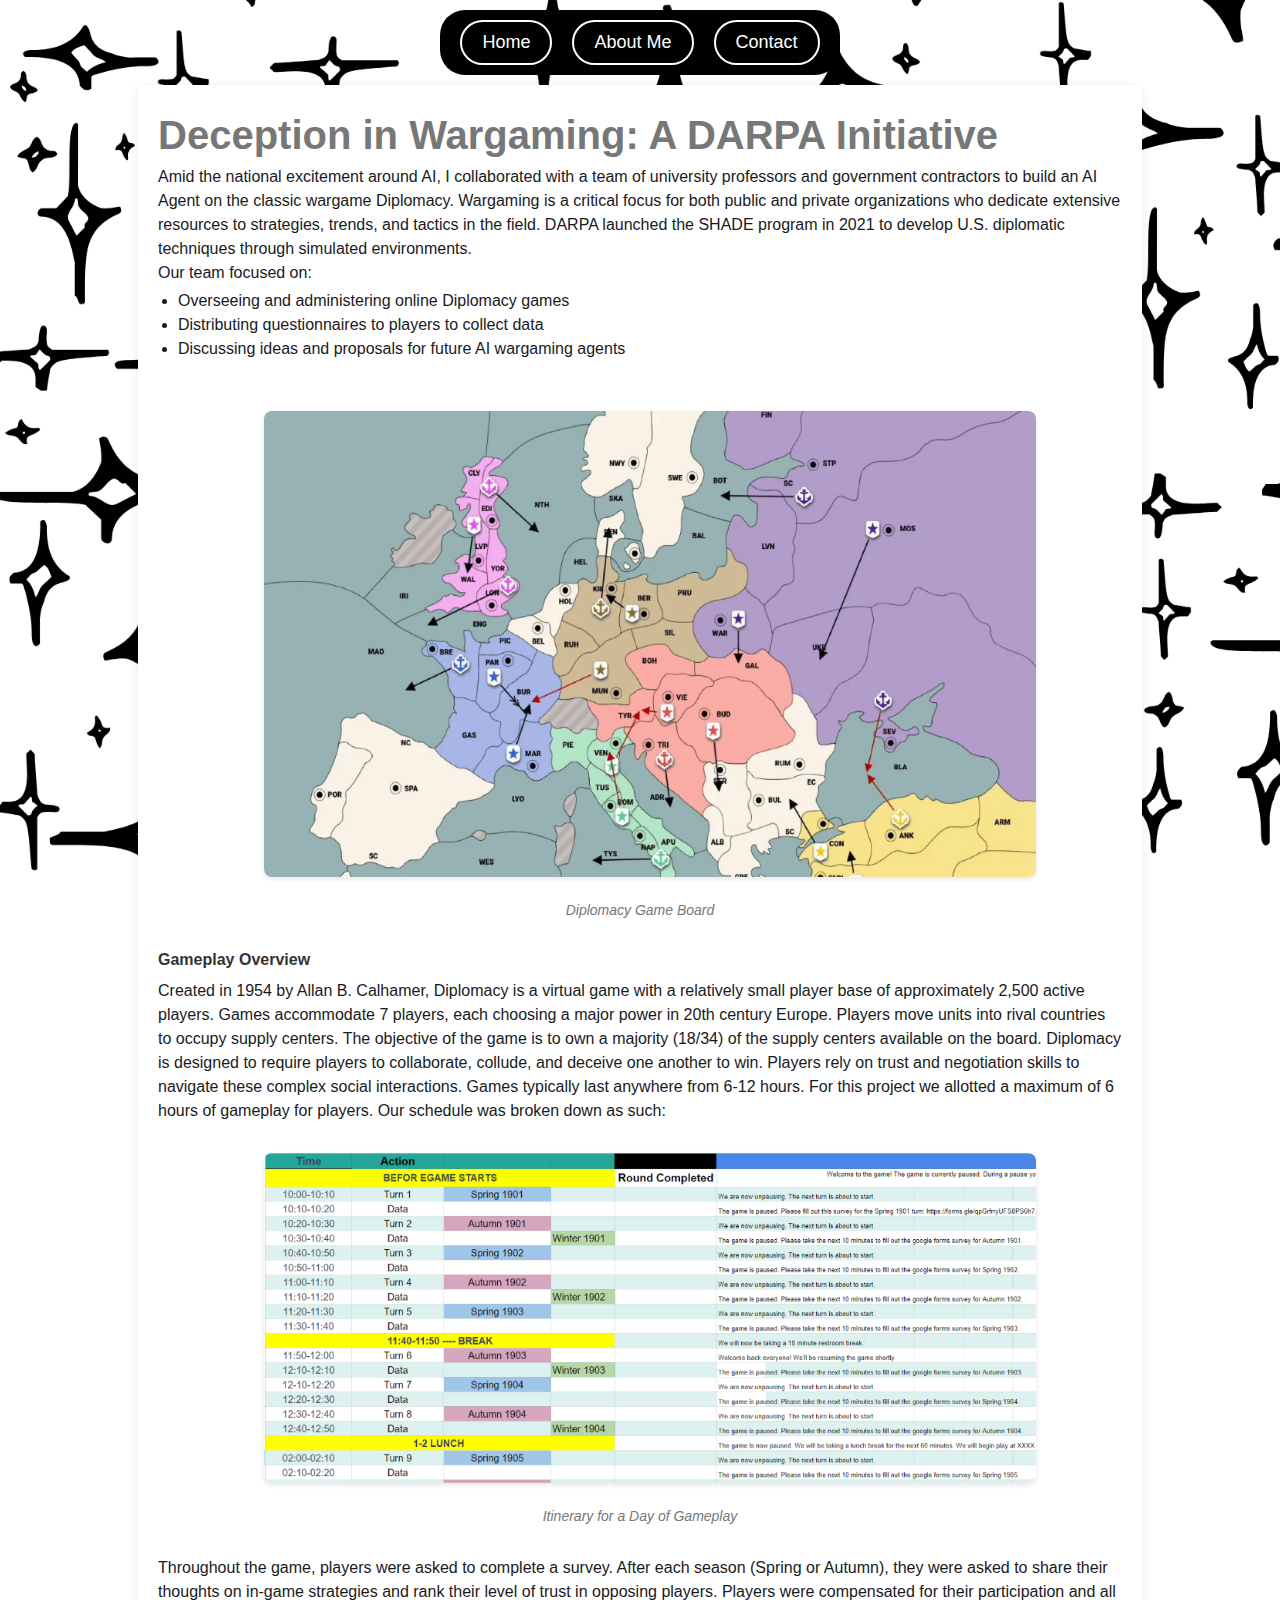
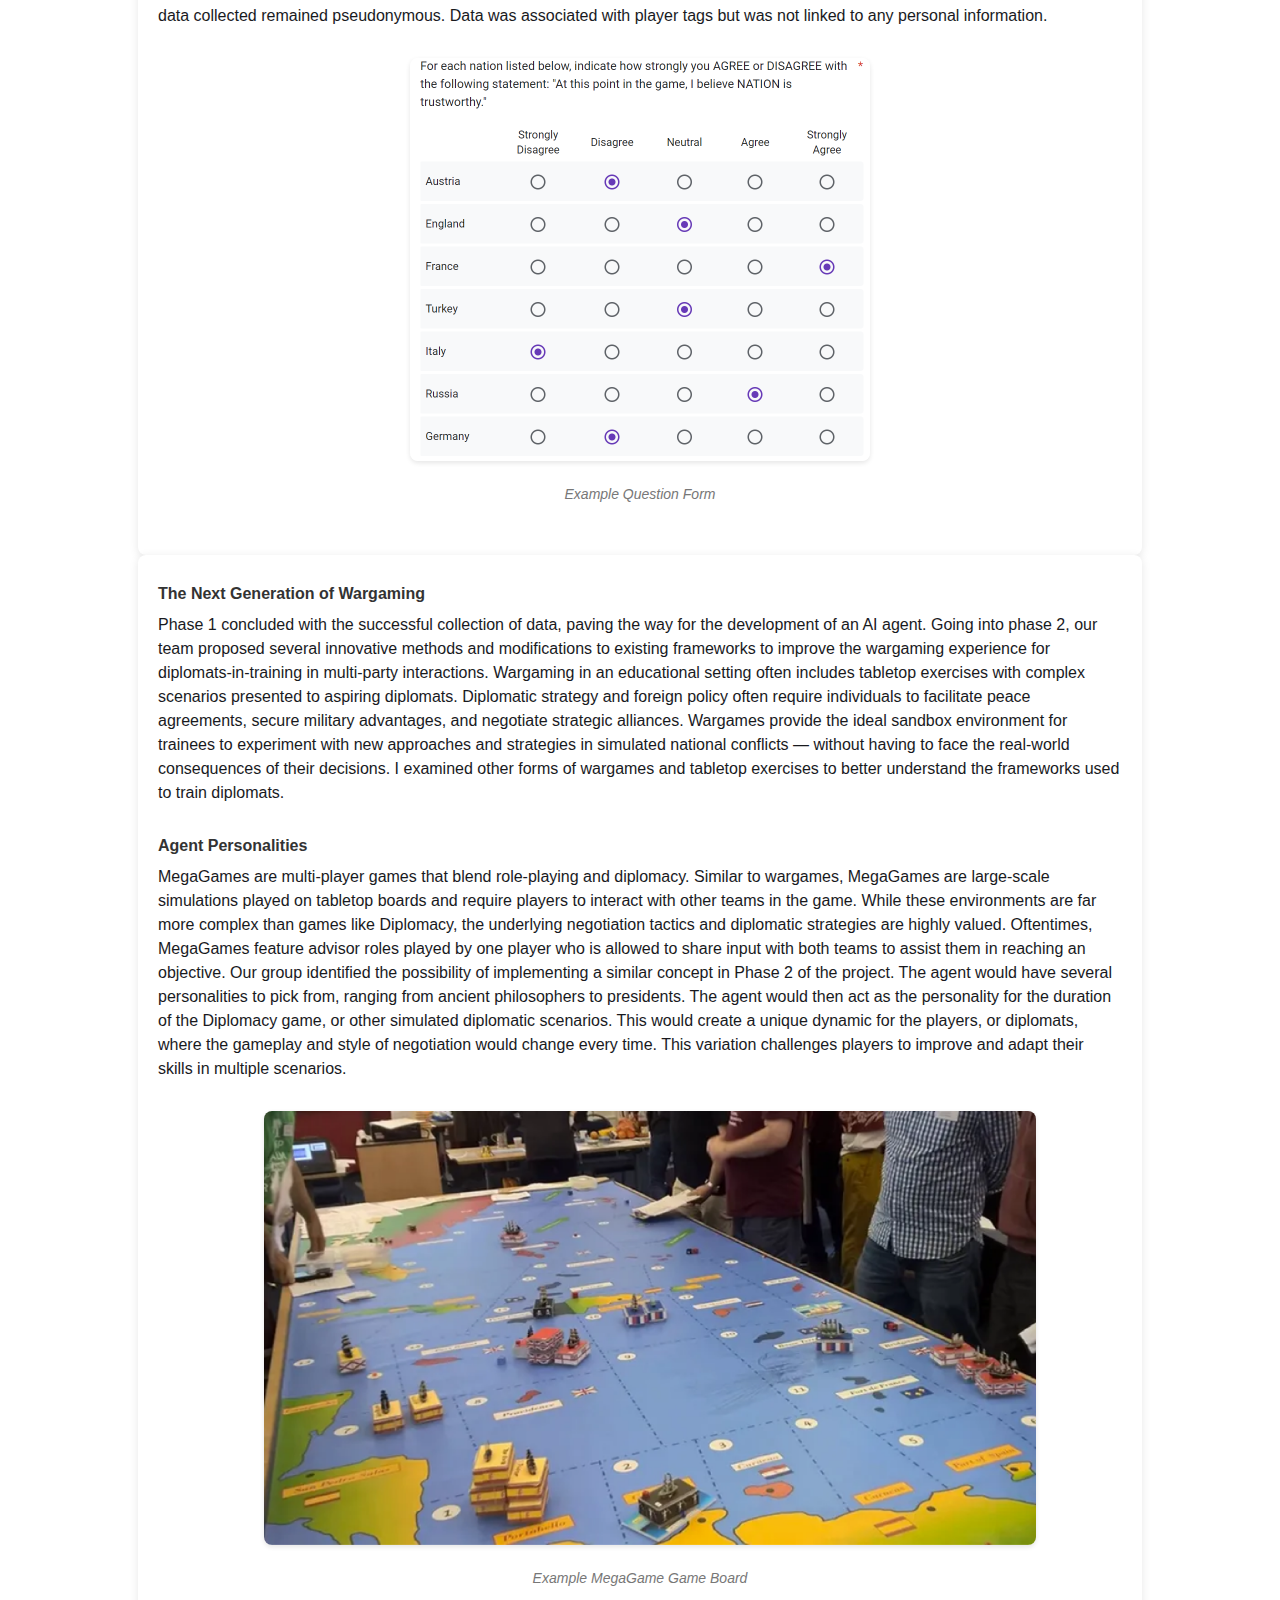
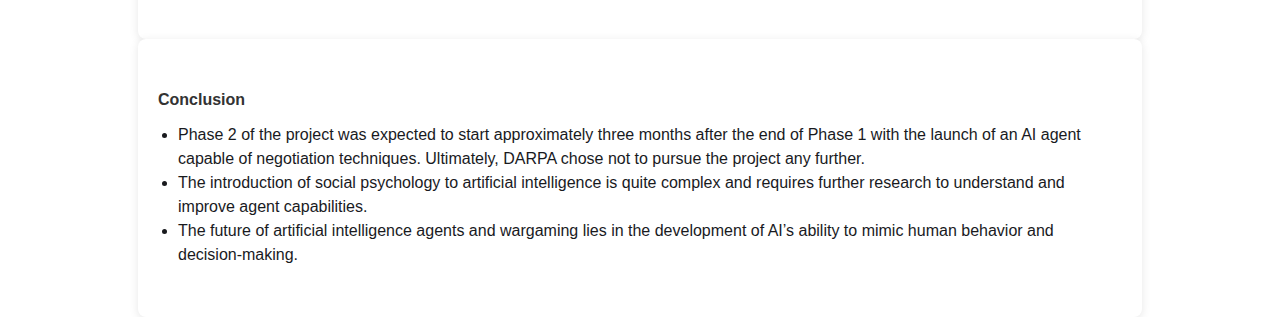
<file: card3.html>
<!DOCTYPE html>
<html lang="en">
<head><style>.style-23 {
    text-align: left;
    letter-spacing: normal;
    justify-content: flex-start;
    font-family: Lora, sans-serif;
    color: rgb(62, 69, 75);
    flex-wrap: nowrap;
    align-self: center;
    margin-top: auto;
    margin-bottom: auto;
    padding-right: 0px;
    font-size: 40px;
    font-weight: 800;
    line-height: 60px;
    display: flex;
    position: relative;
    box-sizing: border-box;
    margin: 0px;
}
.style-27 {
            color: rgb(57, 43, 54);
            text-align: left;
            margin-top: auto;
            margin-bottom: auto;
            padding-right: 20px;
            font-family: Roboto, sans-serif;
            font-size: 20px;
            font-weight: 300;
            line-height: 32px;
            background-color: rgba(255, 255, 255, 0);
            font-style: normal;
            display: block;
            box-sizing: border-box;
        }

</style>

    <meta charset="UTF-8">
    <meta name="viewport" content="width=device-width, initial-scale=1.0">
    <title>Portfolio - Project 3</title>
    <link rel="stylesheet" href="cards.css">
    <link rel="preload" href="map.png" as="image">
    <link rel="preload" href="time.png" as="image">
    <link rel="preload" href="survey2.png" as="image">
    <link rel="preload" href="mega.png" as="image">
    <link rel="preload" href="cards.css" as="style">
</head>
<body>

    <nav>
        <ul class="navbar">
            <li><a href="home.html">Home</a></li>
            <li><a href="about.html">About Me</a></li>
            <li><a href="mailto:lesheikt@miamioh.edu">Contact</a></li>
        </ul>
    </nav>



    <section class="section">
        <h1 class="style-23">Deception in Wargaming: A DARPA Initiative</h1>
        <div class="about-content">
            <p class="style-17">Amid the national excitement around AI, I collaborated with a team of university professors and government contractors to build an AI Agent on the classic wargame Diplomacy.
            Wargaming is a critical focus for both public and private organizations who dedicate extensive resources to strategies, trends, and tactics in the field. DARPA launched the SHADE program in 2021 to develop U.S. diplomatic techniques through simulated environments. 
                </p>
                </div>
         <h1 class="style-17">Our team focused on:</h1>
                    <ul class = "listo-new2">
               <li>Overseeing and administering online Diplomacy games</li>
               <li>Distributing questionnaires to players to collect data</li>
               <li>Discussing ideas and proposals for future AI wargaming agents</li>
            </ul></div>

            <section class="image-container">
                <div class="image-wrapper">
                <img src="map.png" alt="Map" loading="lazy">
    
                <p class="subtitle">Diplomacy Game Board</p>
            </section>
            
        </div><h1 class="style-29">Gameplay Overview</h1>
         <p class="style-17">Created in 1954 by Allan B. Calhamer, Diplomacy is a virtual game with a relatively small player base of approximately 2,500 active players. Games accommodate 7 players, each choosing a major power in 20th century Europe. Players move units into rival countries to occupy supply centers. The objective of the game is to own a majority (18/34) of the supply centers available on the board. Diplomacy is designed to require players to collaborate, collude, and deceive one another to win. Players rely on trust and negotiation skills to navigate these complex social interactions. Games typically last anywhere from 6-12 hours. For this project we allotted a maximum of 6 hours of gameplay for players. Our schedule was broken down as such:
          
            <section class="image-container">
                <div class="image-wrapper">
                <img src="time.png" alt="Example Day">
<p class="subtitle">Itinerary for a Day of Gameplay</p>

        </section>



        <p class="style-17">Throughout the game, players were asked to complete a survey. After each season (Spring or Autumn), they were asked to share their thoughts on in-game strategies and rank their level of trust in opposing players. Players were compensated for their participation and all data collected remained pseudonymous. Data was associated with player tags but was not linked to any personal information.
        </p>
<section class="image-container">
    <div class="image-wrapper">
<img src="survey2.png" alt="Questions">
<p class="subtitle">Example Question Form</p>
</section></section>   <!---->

<section class="section">
        <h1 class="style-29">The Next Generation of Wargaming</h1>
            <p class="style-17">Phase 1 concluded with the successful collection of data, paving the way for the development of an AI agent. Going into phase 2, our team proposed several innovative methods and modifications to existing frameworks to improve the wargaming experience for diplomats-in-training in multi-party interactions.
            Wargaming in an educational setting often includes tabletop exercises with complex scenarios presented to aspiring diplomats. Diplomatic strategy and foreign policy often require individuals to facilitate peace agreements, secure military advantages, and negotiate strategic alliances. Wargames provide the ideal sandbox environment for trainees to experiment with new approaches and strategies in simulated national conflicts — without having to face the real-world consequences of their decisions. I examined other forms of wargames and tabletop exercises to better understand the frameworks used to train diplomats. 
             </p>            

             
            <section class="image=container"></section><!--Filler for space-->

             <h1 class="style-29">Agent Personalities</h1>
             <p class="style-17">MegaGames are multi-player games that blend role-playing and diplomacy. 
                Similar to wargames, MegaGames are large-scale simulations played on tabletop boards and require players to interact with other teams in the game. 
                While these environments are far more complex than games like Diplomacy, the underlying negotiation tactics and diplomatic strategies are highly valued. 
                Oftentimes, MegaGames feature advisor roles played by one player who is allowed to share input with both teams to assist them in reaching an objective. 
                Our group identified the possibility of implementing a similar concept in Phase 2 of the project. 
                The agent would have several personalities to pick from, ranging from ancient philosophers to presidents. 
                The agent would then act as the personality for the duration of the Diplomacy game, or other simulated diplomatic scenarios. 
                This would create a unique dynamic for the players, or diplomats, where the gameplay and style of negotiation would change every time. 
                This variation challenges players to improve and adapt their skills in multiple scenarios. </p>
            </p>
                   <section class="image-container">
                        <div class="image-wrapper">
                            <img src="mega.png" alt="Map">
                
                            <p class="subtitle">Example MegaGame Game Board </p></div></section>

                               </p></section>

                               <section class="section">
                               <section class="image=container"></section><!--Filler for space-->

        <h1 class="style-29">Conclusion</h1>
    
    <p  class="style-17"><ul class="listo-new2">
        <li>Phase 2 of the project was expected to start approximately three months after the end of Phase 1 with the launch of an AI agent capable of negotiation techniques. Ultimately, DARPA chose not to pursue the project any further.
        </li>
        <li>The introduction of social psychology to artificial intelligence is quite complex and requires further research to understand and improve agent capabilities. 
        </li>
         <li>The future of artificial intelligence agents and wargaming lies in the development of AI’s ability to mimic human behavior and decision-making.          </li>
</ul></p>

    
    </section>


</h2>
    </section>



</body>
</html>
</file>
<file: cards.css>
* {
    margin: 0;
    padding: 0;
    box-sizing: border-box;
}

body {
    font-family: Arial, sans-serif;
  background-image: url('lvbackground.png');
  background-size: cover;
  background-repeat: no-repeat;
  background-attachment: fixed;
  
}

/* Remove any overlay that might create faint boxes behind the cards */
body::before {
    display: none; /* Completely remove the overlay */
}

/* Navigation Bar */
nav {
    padding: 10px 0; /* Adjusted padding */
    background: none; /* Remove previous background */
    display: flex;
    justify-content: center;
    align-items: center;
}

.navbar {
    list-style: none;
    display: flex;
    gap: 20px; /* Space between navigation tabs */
    background-color: black; /* Black background behind all tabs */
    padding: 10px 20px; /* Padding around the tabs */
    border-radius: 25px; /* Rounded corners for the navigation container */
}

.navbar a {
    color: white; /* Yellow text for visibility against black background */
    text-decoration: none;
    font-size: 18px;
    padding: 10px 20px; /* Increased padding for larger clickable area */
    border: 2px solid white; /* Yellow border around each tab */
    border-radius: 25px; /* Rounded corners for the tabs */
    transition: background-color 0.3s ease, color 0.3s ease;
    display: inline-block;
}

.navbar a:hover,
.navbar a.active {
    background-color: white; /* Yellow background on hover and active */
    color: black; /* Black text for readability against yellow background */
}


main {
    padding: 20px;
    display: flex;
    align-items: center;
    justify-content: center;
    min-height: calc(100vh - 80px); /* Adjusted based on navbar height */
    overflow: hidden; /* Prevent scrolling */
}

/* Section Styles */
section {
    margin-bottom: 2rem;
}

.about-content, .section-content {
    display: flex;
    align-items: center;
    justify-content: space-between;
}

.about-content img, .section-content img {
    max-width: 40%;
    border-radius: 5px;
    margin-right: 2rem;
}

#portfolio {
    display: flex;
    flex-direction: column;
    align-items: center;
    margin: 0 auto;
    max-width: 1200px;
    padding: 20px;
    font-family: Arial, sans-serif;
    /*background-color: #f4f4f4;*/
}

h1, h2, h3 {
    color: #333;
    margin: 20px 0;
}

h4 {
    color: #333;
    margin: 20px 0;
    font-size: 16px;

}

p {
    color: #555;
    line-height: 1.6;
    margin: 10px 0;
}

.image-container {
    display: flex;
    justify-content: center;
    flex-wrap: wrap;
    margin: 20px 0;
}

.image-container img {
    max-width: 600px;
    height: auto;
    border-radius: 8px;
    margin: 10px;
    box-shadow: 0 2px 5px rgba(0, 0, 0, 0.1);
}


/* this is how you change the layout of the conainers right here so you can center everythin you want*/
.section {
    background-color: #fff;
    border-radius: 8px;
    padding: 20px;
    margin: 20px 0;
    box-shadow: 0 2px 10px rgba(0, 0, 0, 0.1);
    max-width: 1004px;
    margin: 0 auto;
    padding: 20px;
   /* border-radius: 10px;
    border: 1.5px solid #ff1414;*/
}

.listo {
    color: rgb(25, 26, 30);
    margin-bottom: auto;
    font-family: Roboto, sans-serif;
    font-weight: 400;
    text-align: left;
    font-size: 16px;
    font-style: normal;
    line-height: 24px;
    display: block;
    margin-top: 0px;
    padding:20px;
    box-sizing: border-box;
}

.listo-new {
    color: rgb(25, 26, 30);

    font-weight: 400;
    text-align: left;
    font-size: 16px;
    font-style: normal;
    line-height: 24px;
    margin-top: -26px;
    padding:20px;
    box-sizing: border-box;
}

.listo-new2 {
    color: rgb(25, 26, 30);

    font-weight: 400;
    text-align: left;
    font-size: 16px;
    font-style: normal;
    line-height: 24px;
    margin-top: -16px;
    padding:20px;
    box-sizing: border-box;
}

.style-0 {
        color: rgb(57, 43, 54);
        font-family: Roboto, sans-serif;
        font-size: 20px;
        font-weight: 300;
        line-height: 32px;
        box-sizing: border-box;
    }

.style-17 { /*real paragraph text*/
    color: rgb(25, 26, 30);
    margin-bottom: auto;
    font-family: Roboto, sans-serif;
    font-weight: 400;
    text-align: left;
    font-size: 16px;
    font-style: normal;
    line-height: 24px;
    display: block;
    margin-top: 0px;
    box-sizing: border-box;
}

.style-23 {
    text-align: left;
    letter-spacing: normal;
    justify-content: flex-start;
    font-family: Lora, sans-serif;
    /*color: rgb(62, 69, 75);*/
    color: #777;
    flex-wrap: nowrap;
    align-self: center;
    margin-top: auto;
    margin-bottom: auto;
    padding-right: 0px;
    font-size: 40px;
    font-weight: 800;
    line-height: 60px;
    display: flex;
    position: relative;
    box-sizing: border-box;
    margin: 0px;
}

.style-24 {
    margin-top: 10px;
    margin-bottom: 10px;
    font-family: Catamaran, sans-serif;
    font-size: 16px;
    font-weight: 600;
    line-height: 18px;
    box-sizing: border-box;
}

.style-27 { /*paragraph text*/
    color: rgb(57, 43, 54);
    text-align: left;
    margin-top: auto;
    margin-bottom: auto;
    padding-right: 20px;
    font-family: Roboto, sans-serif;
    font-size: 20px;
    font-weight: 300;
    line-height: 32px;
    background-color: rgba(255, 255, 255, 0);
    font-style: normal;
    display: block;
    box-sizing: border-box;
}

.style-29 { /*header for paragraph*/
   /* text-transform: uppercase;*/
    margin-top: 10px;
    margin-bottom: 10px;
    font-family: Catamaran, sans-serif;
    font-size: 16px;
    font-weight: 600;
    line-height: 18px;
    box-sizing: border-box;
}


.style-30 {
    color: rgb(57, 43, 54);
    text-align: left;
    margin-top: auto;
    margin-bottom: auto;
    padding-right: 20px;
    font-family: Roboto, sans-serif;
    font-size: 20px;
    font-weight: 300;
    line-height: 32px;
    background-color: rgba(255, 255, 255, 0);
    font-style: normal;
    display: block;
    box-sizing: border-box;
}

.style-32 { /*bullet points style*/
    color: rgb(57, 43, 54);
    font-family: Roboto, sans-serif;
    font-size: 20px;
    font-weight: 300;
    line-height: 32px;
    box-sizing: border-box;
}

.image-wrapper {
    text-align: center; /* Center both the image and the subtitle */
    max-width: 80%; /* You can adjust this based on your needs */
}

.image-wrapper img {
    max-width: 100%;
    border-radius: 8px;
    box-shadow: 0 2px 5px rgba(0, 0, 0, 0.1);

}

h6 {font-style: italic; 
    color: #777;
    font-size: 16px;


}

.subtitle {
    font-size: 14px;
    color: #777;
  margin-top: 10px;
    font-style: italic;
    line-height: 1.4;
}

@media (max-width: 768px) {
    .image-container {
        flex-direction: column;
        align-items: center;
    }
        .navbar {
            flex-direction: column;
            align-items: center;
        }

        .card-container {
            grid-template-columns: 1fr;
            max-width: 300px;
        }
    
        .card-image {
            border-radius: 4px;
        }
    
        .card-logo {
            width: 35vw;  /* 35% of viewport width */
            height: 35vw; /* 35% of viewport width */
            max-width: 120px;
            max-height: 120px;
        }
    
        .card-text {
            font-size: 14px;
            padding: 3px 6px;
        }
    }

    media (max-width: 480px) {
        .card-container {
            grid-template-columns: 1fr;
            max-width: 300px;
        }
    
        .card-image {
            border-radius: 4px;
        }
    
        .card-logo {
            width: 40vw;  /* 40% of viewport width */
            height: 40vw; /* 40% of viewport width */
            max-width: 150px;
            max-height: 150px;
            top: 50%; 
        }
    
        .card-text {
            font-size: 14px;
            padding: 3px 6px;
        }
    }



.toolkit-list {
    
    margin-top: 0.01em;
    margin-bottom: 0.5em;
}

.toolkit-list li {
    margin-bottom: 0.25em;
}
</file>
